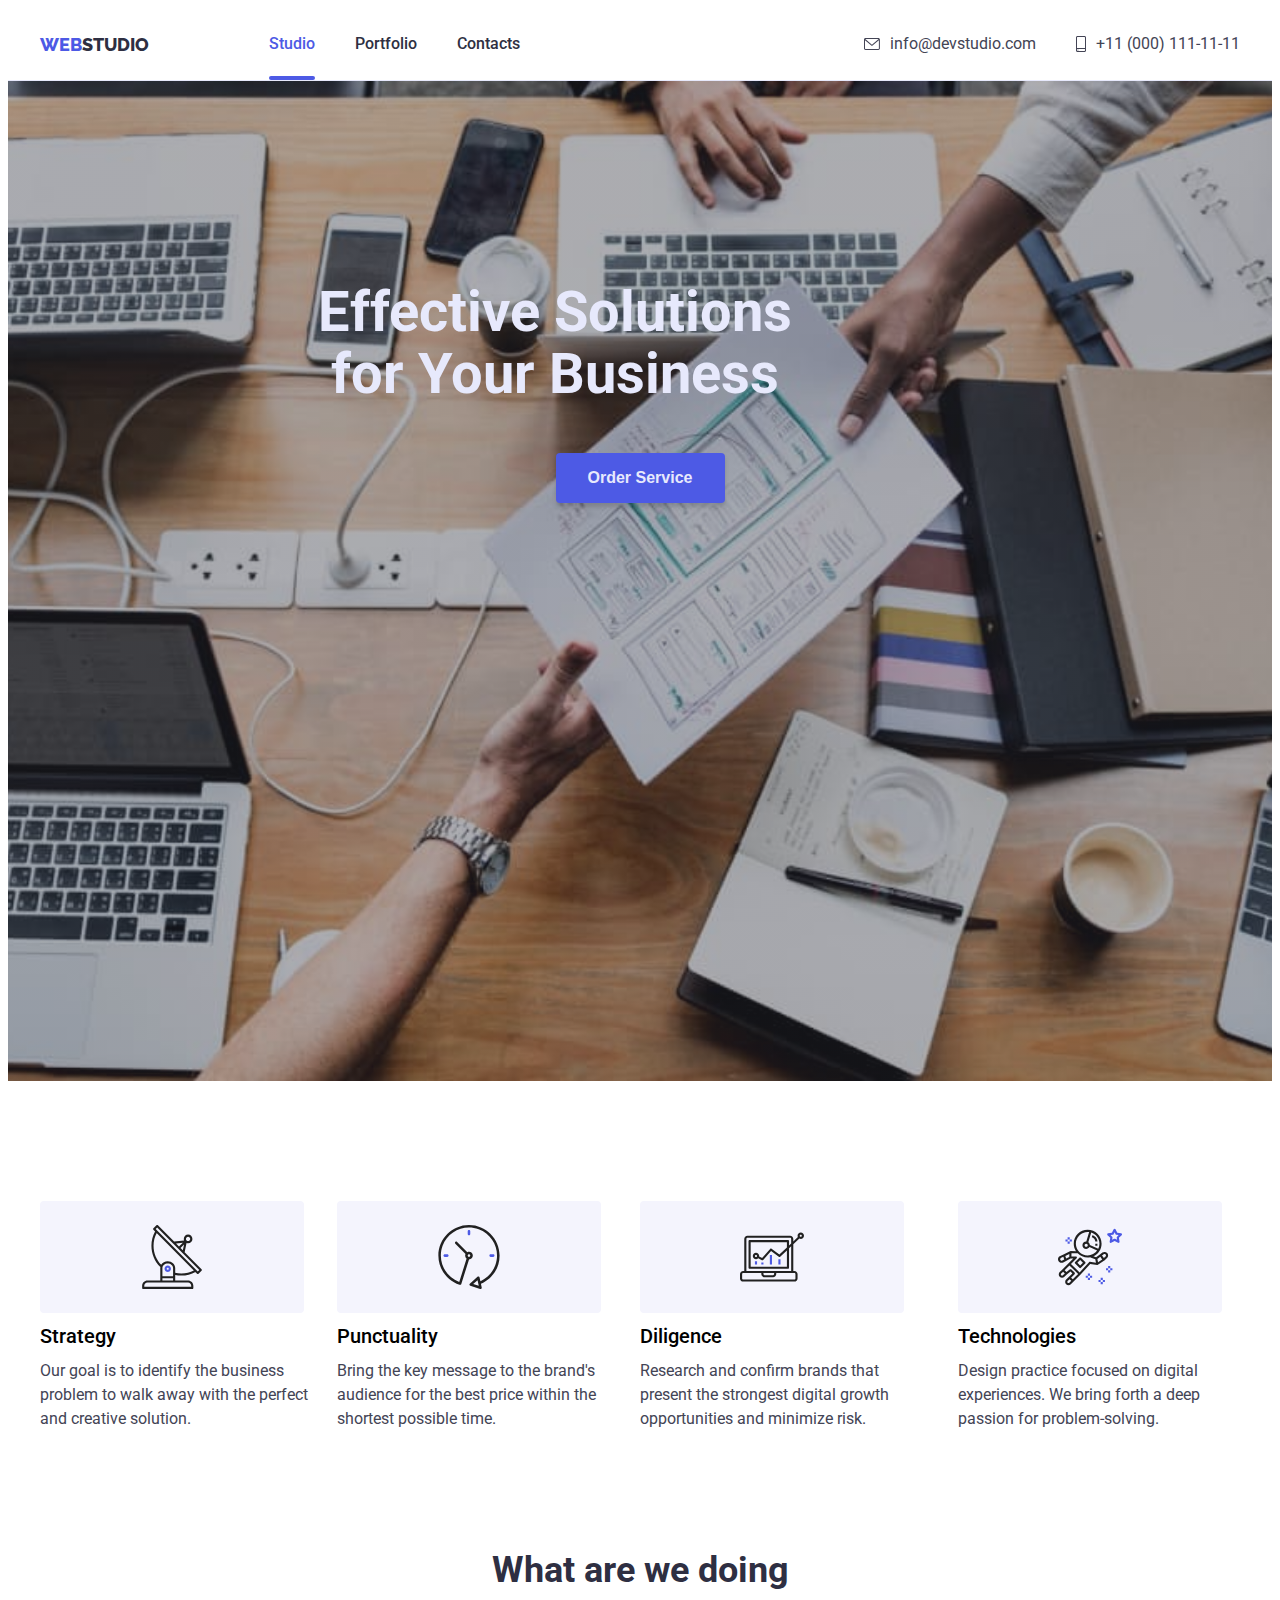
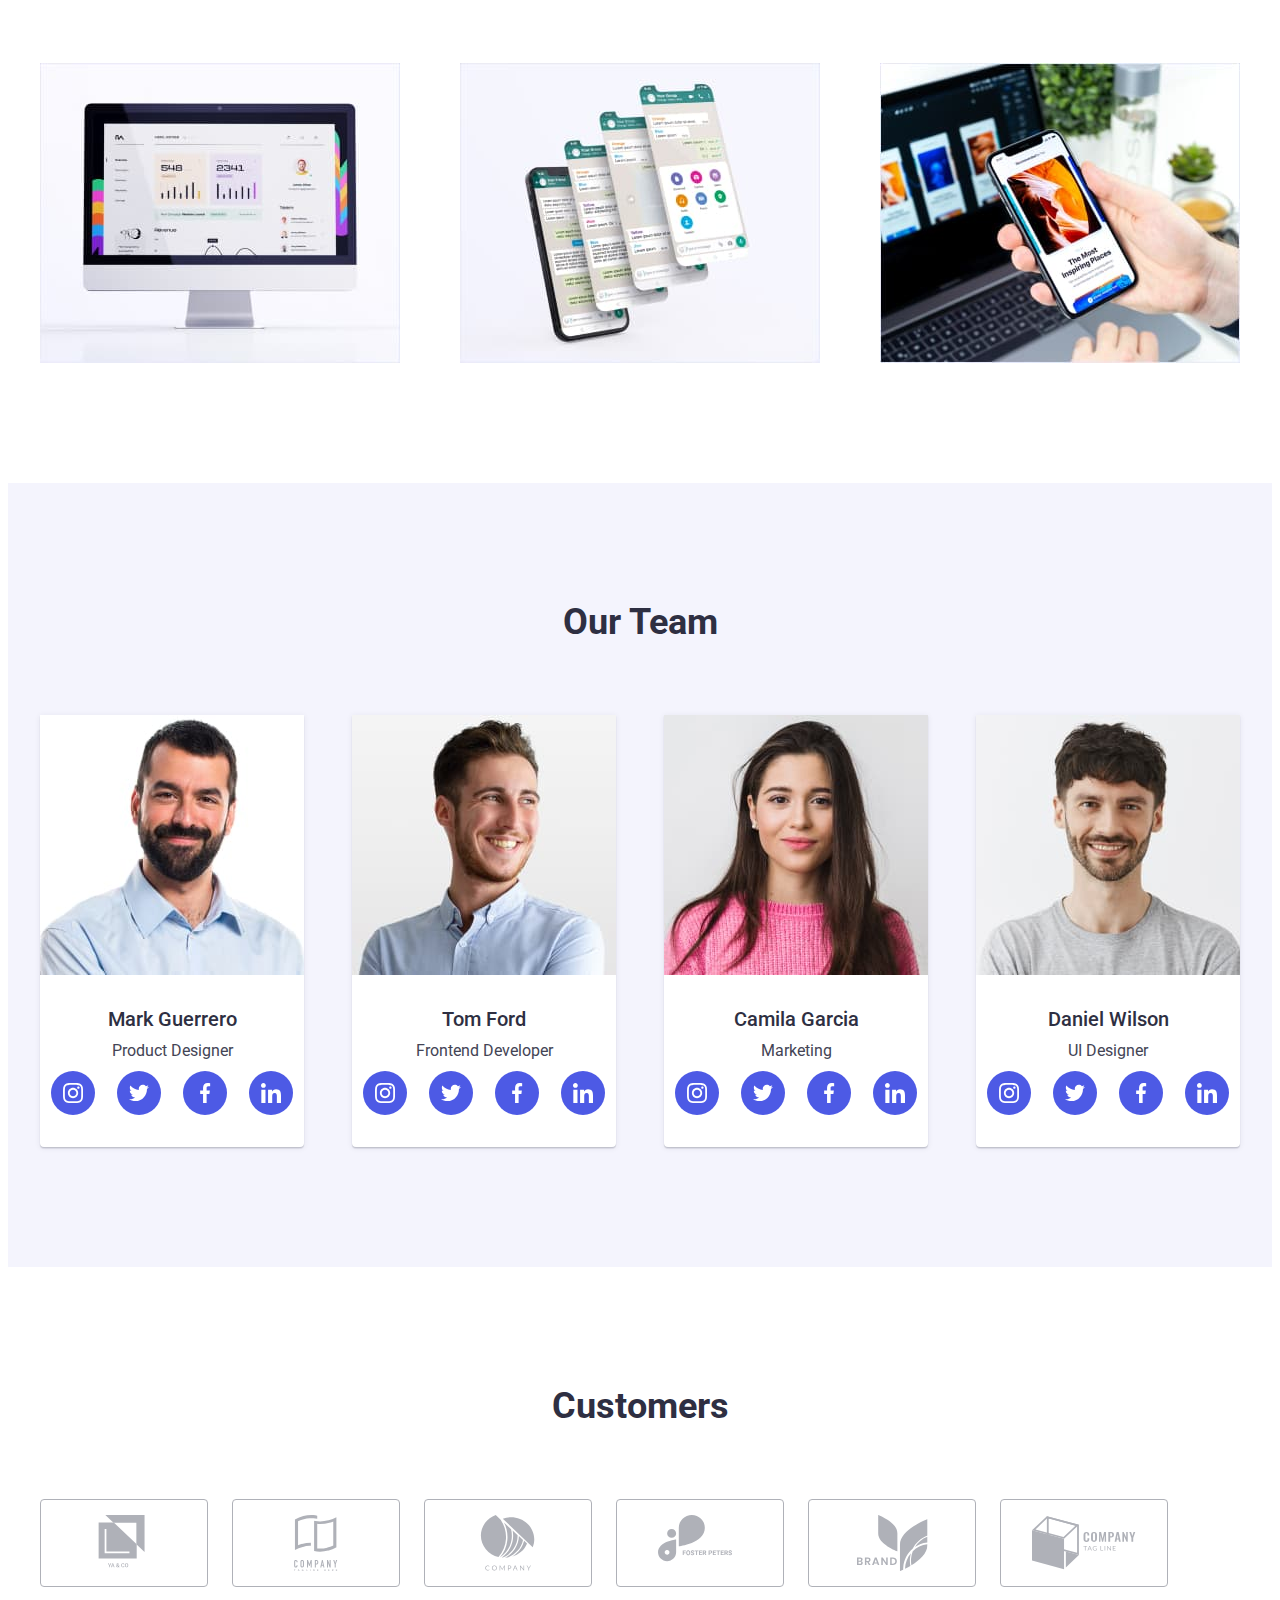
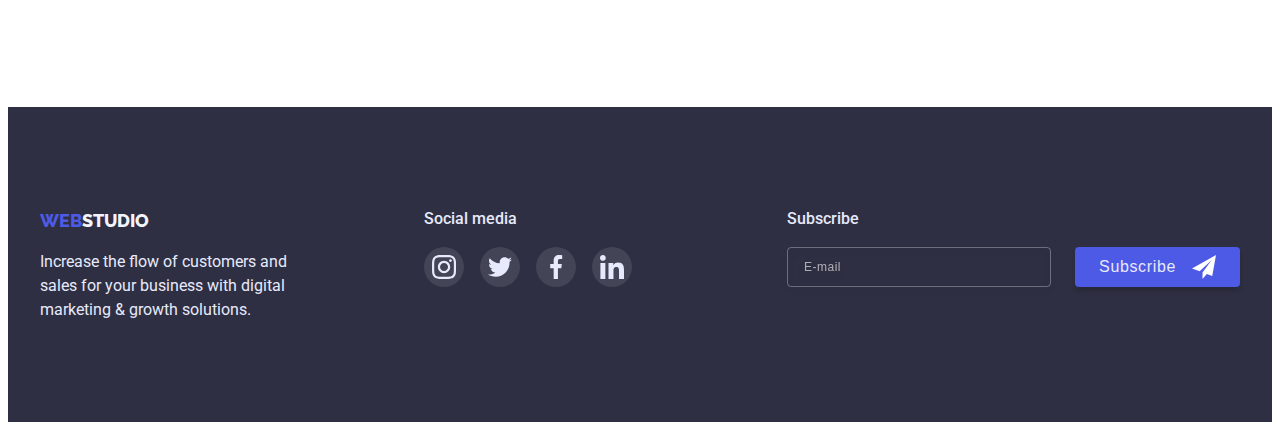
<file: index.html>
<!DOCTYPE html>
<html lang="en">
	<head>
		<meta charset="UTF-8" />
		<meta http-equiv="X-UA-Compatible" content="IE=edge" />
		<meta name="viewport" content="width=device-width, initial-scale=1.0" />
		<title>WebStudio</title>
		<link
			rel="stylesheet"
			href="https://cdnjs.cloudflare.com/ajax/libs/modern-normalize/1.0.0/modern-normalize.css"
			integrity="sha512-Zx6MlUMKSVJoQ+83OwhdILe8cSEsCzfqThJd7J/VA2UrK6Ctj85p+xzqfyuNXE5B1k25uUdmJ2OzItbBy9GHAQ=="
			crossorigin="anonymous"
		/>
		<link rel="preconnect" href="https://fonts.gstatic.com" />
		<link
			href="https://fonts.googleapis.com/css2?family=Raleway:wght@700&family=Roboto:wght@400;500;700;900&display=swap"
			rel="stylesheet"
		/>
		<link rel="stylesheet" href="./css/styles.css" />
	</head>
	<body>
		<header>
			<!--Navbar-->
			<div class="container">
				<nav class="nav-bar">
					<a class="nav-logo-title" href="./index.html"> <span>WEB</span>STUDIO</a>

					<ul class="navigation-links list">
						<li class="site-nav"><a class="current" href="./index.html">Studio</a></li>
						<li class="site-nav"><a class="nav-link" href="./portfolio.html">Portfolio</a></li>
						<li class="site-nav"><a class="nav-link" href="">Contacts</a></li>
					</ul>
				</nav>

				<!--Contacts container-->
				<address>
					<ul class="navigation-contacts list">
						<li class="nav-email">
							<a class="contacts" href="mailto:info@devstudio.com">
								<svg class="icon-envelope">
									<use href="./images/symbol-defs.svg#icon-envelope"></use></svg
								>info@devstudio.com
							</a>
						</li>
						<li class="nav-tel">
							<a class="contacts" href="tel:+110001111111">
								<svg class="icon-smartphone">
									<use href="./images/symbol-defs.svg#icon-smartphone"></use></svg
								>+11 (000) 111-11-11
							</a>
						</li>
					</ul>
				</address>
				<button type="button" class="menu-button" data-menu-button>
					<svg class="menu-button__icon" width="40px" height="40px">
						<use class="icon-menu" href="./images/symbol-defs.svg#icon-menu"></use>
						<use class="icon-cross" href="./images/symbol-defs.svg#icon-close"></use>
					</svg>
				</button>
			</div>
		</header>

		<!--Main container-->
		<main>
			<!--Hero-->
			<section class="hero-section">
				<div class="container">
					<h1 class="hero-title">Effective Solutions for Your Business</h1>
					<button class="button-primary" type="button" data-modal-open>Order Service</button>
				</div>
			</section>

			<!--Features section-->
			<section class="features-section">
				<div class="container">
					<h2 class="features-section-title">Features</h2>
					<ul class="features-list">
						<li>
							<div class="features-icon-link">
								<svg class="features-icon">
									<use href="./images/symbol-defs.svg#icon-antenna"></use>
								</svg>
							</div>
							<h3 class="features">Strategy</h3>
							<p class="features-description">
								Our goal is to identify the business problem to walk away with the perfect and creative solution.
							</p>
						</li>
						<li>
							<div class="features-icon-link">
								<svg class="features-icon">
									<use href="./images/symbol-defs.svg#icon-clock"></use>
								</svg>
							</div>
							<h3 class="features">Punctuality</h3>
							<p class="features-description">
								Bring the key message to the brand's audience for the best price within the shortest possible time.
							</p>
						</li>
						<li>
							<div class="features-icon-link">
								<svg class="features-icon">
									<use href="./images/symbol-defs.svg#icon-diagram"></use>
								</svg>
							</div>
							<h3 class="features">Diligence</h3>
							<p class="features-description">
								Research and confirm brands that present the strongest digital growth opportunities and minimize risk.
							</p>
						</li>
						<li>
							<div class="features-icon-link">
								<svg class="features-icon">
									<use href="./images/symbol-defs.svg#icon-astronaut"></use>
								</svg>
							</div>
							<h3 class="features">Technologies</h3>
							<p class="features-description">
								Design practice focused on digital experiences. We bring forth a deep passion for problem-solving.
							</p>
						</li>
					</ul>
				</div>
			</section>

			<!--What Are We Doing section-->
			<section class="what-we-do-section">
				<div class="container">
					<h2 class="section-title">What are we doing</h2>
					<ul class="images">
						<li>
							<img src="./images/index-html-images/James-profile.jpg" alt="James-profile" width="360" />
						</li>
						<li>
							<img src="./images/index-html-images/whats-up-chat.jpg" alt="what's-up-chat" width="360" />
						</li>
						<li>
							<img src="./images/index-html-images/inspiring-places.jpg" alt="inspiring-places" width="360" />
						</li>
					</ul>
				</div>
			</section>

			<!--Our team section-->
			<section class="our-team-section">
				<div class="container">
					<h2 class="section-title">Our Team</h2>
					<ul class="team">
						<li class="team-person">
							<img src="./images/index-html-images/Mark.jpg" alt="photo of Mark" width="264" />
							<div class="person-desc">
								<h3 class="names">Mark Guerrero</h3>
								<p class="profession">Product Designer</p>
								<ul class="social-links">
									<li class="instagram">
										<a class="icon-link" href="#">
											<svg class="social-icon">
												<use href="./images/symbol-defs.svg#icon-instagram"></use>
											</svg>
										</a>
									</li>
									<li class="instagram">
										<a class="icon-link" href="#">
											<svg class="social-icon">
												<use href="./images/symbol-defs.svg#icon-twitter"></use>
											</svg>
										</a>
									</li>
									<li class="instagram">
										<a class="icon-link" href="#">
											<svg class="social-icon">
												<use href="./images/symbol-defs.svg#icon-facebook"></use>
											</svg>
										</a>
									</li>
									<li class="instagram">
										<a class="icon-link" href="#">
											<svg class="social-icon">
												<use href="./images/symbol-defs.svg#icon-linkedin"></use>
											</svg>
										</a>
									</li>
								</ul>
							</div>
						</li>
						<li class="team-person">
							<img src="./images/index-html-images/Tom.jpg" alt="photo of Tom" width="264" />
							<div class="person-desc">
								<h3 class="names">Tom Ford</h3>
								<p class="profession">Frontend Developer</p>
								<ul class="social-links">
									<li class="instagram">
										<a class="icon-link" href="#">
											<svg class="social-icon">
												<use href="./images/symbol-defs.svg#icon-instagram"></use>
											</svg>
										</a>
									</li>
									<li class="instagram">
										<a class="icon-link" href="#">
											<svg class="social-icon">
												<use href="./images/symbol-defs.svg#icon-twitter"></use>
											</svg>
										</a>
									</li>
									<li class="instagram">
										<a class="icon-link" href="#">
											<svg class="social-icon">
												<use href="./images/symbol-defs.svg#icon-facebook"></use>
											</svg>
										</a>
									</li>
									<li class="instagram">
										<a class="icon-link" href="#">
											<svg class="social-icon">
												<use href="./images/symbol-defs.svg#icon-linkedin"></use>
											</svg>
										</a>
									</li>
								</ul>
							</div>
						</li>
						<li class="team-person">
							<img src="./images/index-html-images/Camila.jpg" alt="photo of Camila" width="264" />
							<div class="person-desc">
								<h3 class="names">Camila Garcia</h3>
								<p class="profession">Marketing</p>
								<ul class="social-links">
									<li class="instagram">
										<a class="icon-link" href="#">
											<svg class="social-icon">
												<use href="./images/symbol-defs.svg#icon-instagram"></use>
											</svg>
										</a>
									</li>
									<li class="instagram">
										<a class="icon-link" href="#">
											<svg class="social-icon">
												<use href="./images/symbol-defs.svg#icon-twitter"></use>
											</svg>
										</a>
									</li>
									<li class="instagram">
										<a class="icon-link" href="#">
											<svg class="social-icon">
												<use href="./images/symbol-defs.svg#icon-facebook"></use>
											</svg>
										</a>
									</li>
									<li class="instagram">
										<a class="icon-link" href="#">
											<svg class="social-icon">
												<use href="./images/symbol-defs.svg#icon-linkedin"></use>
											</svg>
										</a>
									</li>
								</ul>
							</div>
						</li>
						<li class="team-person">
							<img src="./images/index-html-images/Daniel.jpg" alt="photo of Daniel" width="264" />
							<div class="person-desc">
								<h3 class="names">Daniel Wilson</h3>
								<p class="profession">UI Designer</p>
								<ul class="social-links">
									<li class="instagram">
										<a class="icon-link" href="#">
											<svg class="social-icon">
												<use href="./images/symbol-defs.svg#icon-instagram"></use>
											</svg>
										</a>
									</li>
									<li class="instagram">
										<a class="icon-link" href="#">
											<svg class="social-icon">
												<use href="./images/symbol-defs.svg#icon-twitter"></use>
											</svg>
										</a>
									</li>
									<li class="instagram">
										<a class="icon-link" href="#">
											<svg class="social-icon">
												<use href="./images/symbol-defs.svg#icon-facebook"></use>
											</svg>
										</a>
									</li>
									<li class="instagram">
										<a class="icon-link" href="#">
											<svg class="social-icon">
												<use href="./images/symbol-defs.svg#icon-linkedin"></use>
											</svg>
										</a>
									</li>
								</ul>
							</div>
						</li>
					</ul>
				</div>
			</section>

			<!--Customers-->
			<section class="customers-section">
				<div class="container">
					<h2 class="section-title">Customers</h2>
					<ul class="logo-list">
						<li class="logo">
							<a class="logo-link" href="#">
								<svg class="logo-icon">
									<use href="./images/symbol-defs.svg#icon-logo"></use>
								</svg>
							</a>
						</li>
						<li class="logo">
							<a class="logo-link" href="#">
								<svg class="logo-icon">
									<use href="./images/symbol-defs.svg#icon-logo-2"></use>
								</svg>
							</a>
						</li>
						<li class="logo">
							<a class="logo-link" href="#">
								<svg class="logo-icon">
									<use href="./images/symbol-defs.svg#icon-logo-3"></use>
								</svg>
							</a>
						</li>
						<li class="logo">
							<a class="logo-link" href="#">
								<svg class="logo-icon">
									<use href="./images/symbol-defs.svg#icon-logo-4"></use>
								</svg>
							</a>
						</li>
						<li class="logo">
							<a class="logo-link" href="#">
								<svg class="logo-icon">
									<use href="./images/symbol-defs.svg#icon-logo-5"></use>
								</svg>
							</a>
						</li>
						<li class="logo">
							<a class="logo-link" href="#">
								<svg class="logo-icon">
									<use href="./images/symbol-defs.svg#icon-logo-6"></use>
								</svg>
							</a>
						</li>
					</ul>
				</div>
			</section>
		</main>

		<!--Footer container-->
		<footer class="footer-section">
			<div class="footer-container container">
				<div class="footer-logo-container">
					<a class="footer-logo-title" href="./index.html"><span>WEB</span><span class="studio-footer">STUDIO</span></a>
					<p class="footer-text">
						Increase the flow of customers and sales for your business with digital marketing & growth solutions.
					</p>
				</div>
				<div class="social-media-container">
					<p class="social-media">Social media</p>
					<ul class="footer-social-links">
						<li class="footer-social-item">
							<a class="footer-icon-link" href="#">
								<svg class="footer-social-icon">
									<use href="./images/symbol-defs.svg#icon-instagram"></use>
								</svg>
							</a>
						</li>
						<li class="footer-social-item">
							<a class="footer-icon-link" href="#">
								<svg class="footer-social-icon">
									<use href="./images/symbol-defs.svg#icon-twitter"></use>
								</svg>
							</a>
						</li>
						<li class="footer-social-item">
							<a class="footer-icon-link" href="#">
								<svg class="footer-social-icon">
									<use href="./images/symbol-defs.svg#icon-facebook"></use>
								</svg>
							</a>
						</li>
						<li class="footer-social-item">
							<a class="footer-icon-link" href="#">
								<svg class="footer-social-icon">
									<use href="./images/symbol-defs.svg#icon-linkedin"></use>
								</svg>
							</a>
						</li>
					</ul>
				</div>
				<div class="subscribe-container">
					<p class="subscribe">Subscribe</p>
					<div class="subscribe-input">
						<label for="footer-mail">
							<input class="footer-input" type="email" name="mail" id="footer-mail" placeholder="E-mail" />
						</label>
						<button type="submit" class="subscribe-btn"
							>Subscribe
							<svg class="icon-send" width="24" height="24">
								<use href="./images/symbol-defs.svg#icon-send"></use>
							</svg>
						</button>
					</div>
				</div>
			</div>
		</footer>

		<div class="backdrop is-hidden" data-modal>
			<div class="modal">
				<button class="modal-button" data-modal-close>&#10006;</button>
				<div class="modal-form-container">
					<h2 class="modal-title">Leave your contacts and we will call you back</h2>
					<form class="form-field">
						<div class="info-input">
							<label for="name">Name</label>
							<input type="text" name="name" id="name" />
							<svg class="modal-icon" width="18" height="18">
								<use href="./images/symbol-defs.svg#icon-person"></use>
							</svg>
						</div>
						<div class="info-input">
							<label for="tel">Phone</label>
							<input type="tel" name="tel" id="tel" />
							<svg class="modal-icon" width="18" height="18">
								<use href="./images/symbol-defs.svg#icon-phone"></use>
							</svg>
						</div>
						<div class="info-input">
							<label for="mail">E-mail</label>
							<input type="email" name="mail" id="mail" />
							<svg class="modal-icon" width="18" height="18">
								<use href="./images/symbol-defs.svg#icon-email"></use>
							</svg>
						</div>
						<div class="info-input">
							<label for="comment">Comment</label>
							<textarea name="comment" id="comment" cols="30" rows="10" placeholder="Text input"></textarea>
						</div>
					</form>
					<div class="policy">
						<label for="policy" class="modal-policy-text">
							<input class="modal-checkbox visually-hidden" type="checkbox" name="policy" id="policy" />
							<span class="icon"> I agree to be your slave forever <a class="terms" href="#">Privacy Policy</a></span>
						</label>
					</div>

					<button type="submit" class="modal-submit">Send</button>
				</div>
			</div>
		</div>

		<script src="./js/modal.js"></script>
	</body>
</html>
</file>
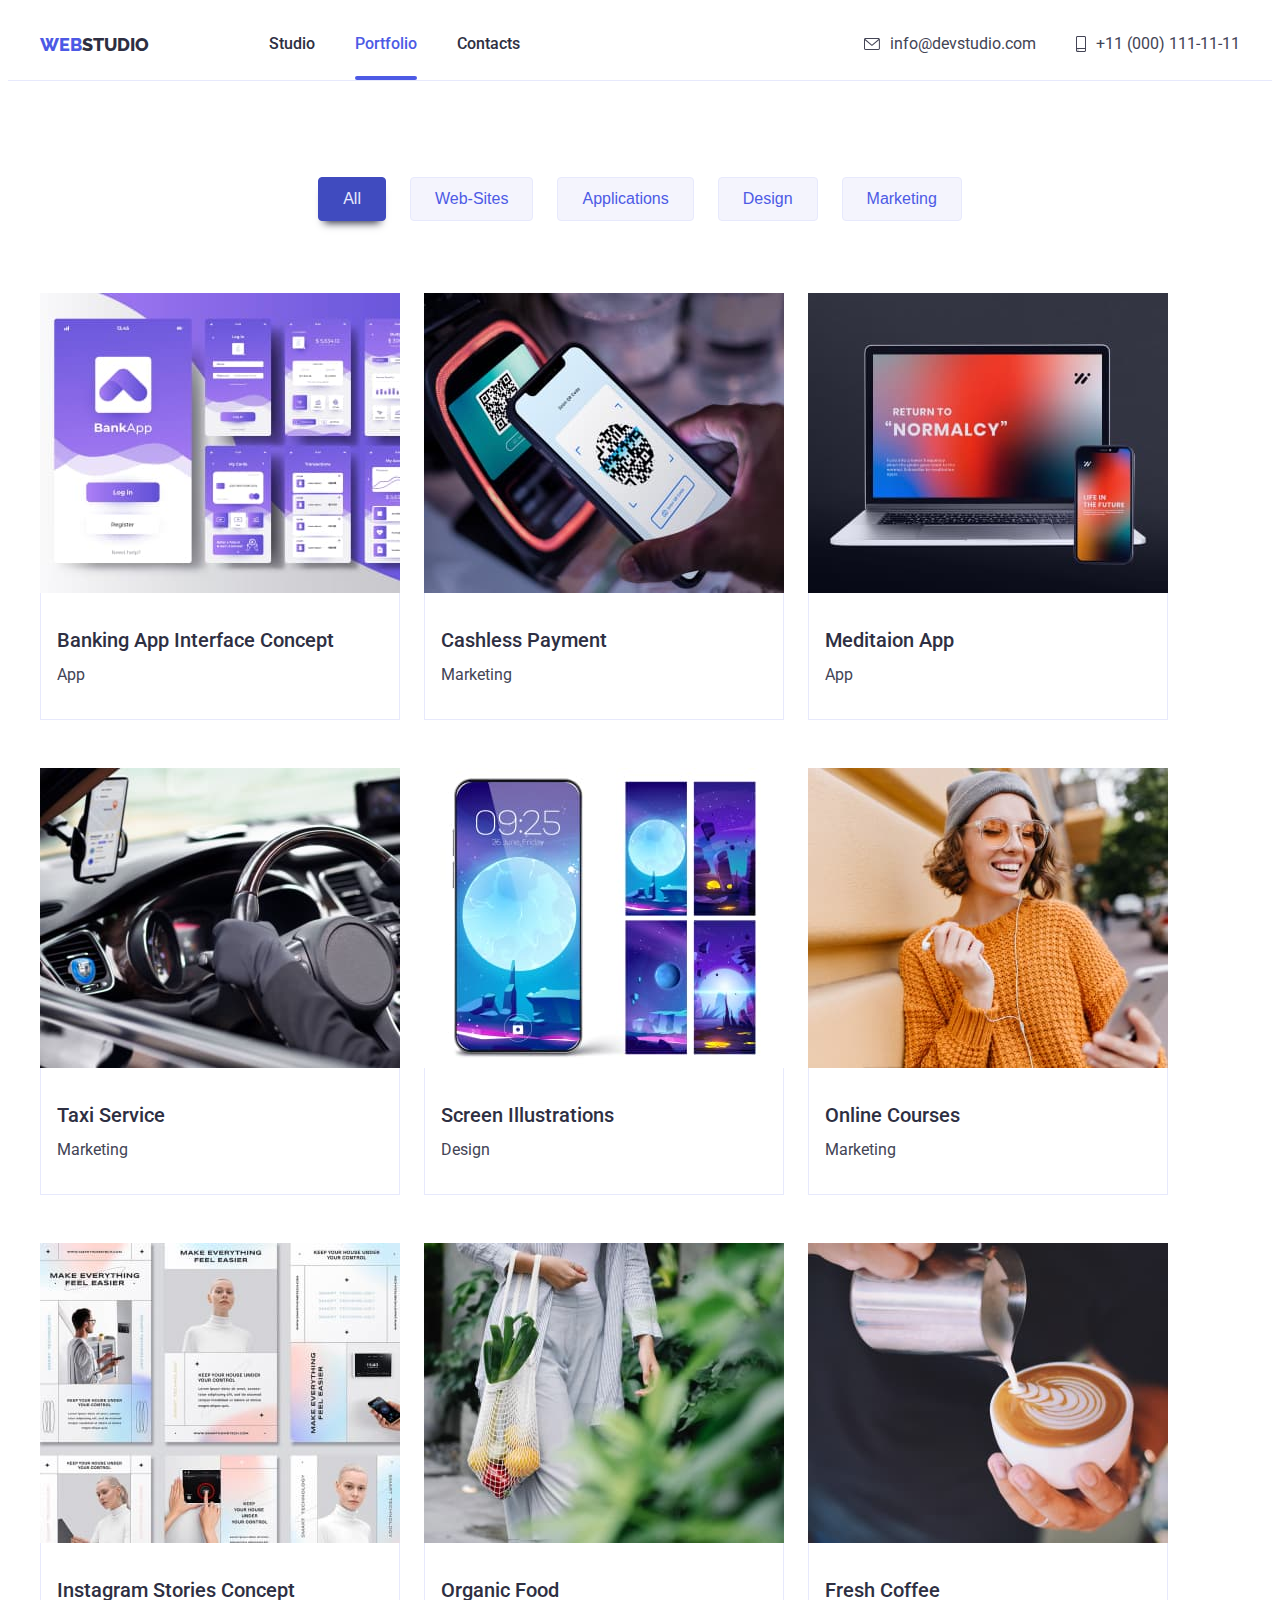
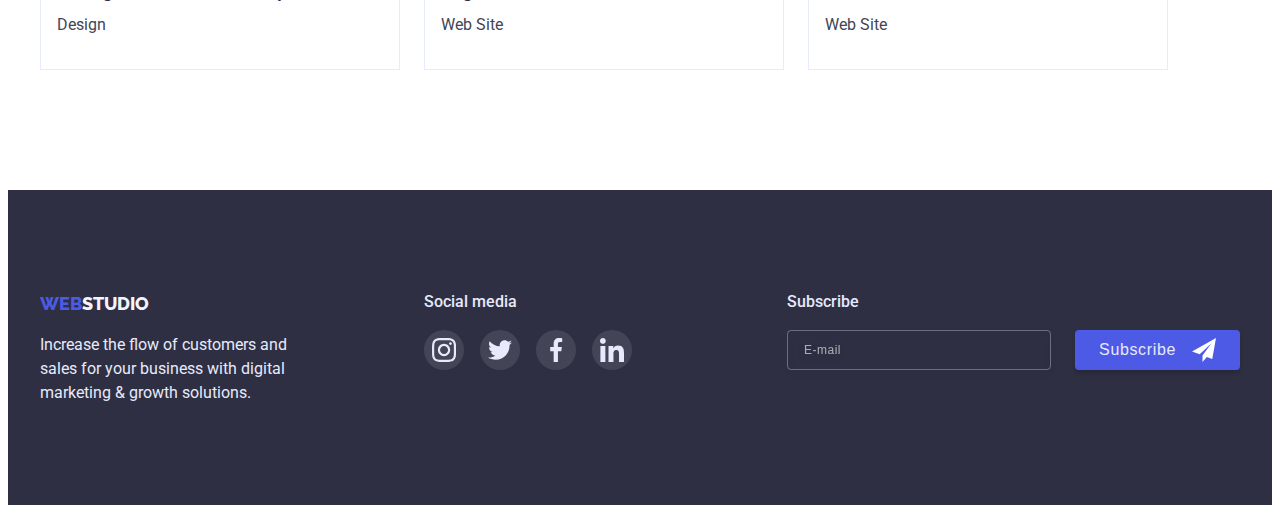
<file: portfolio.html>
<!DOCTYPE html>
<html lang="en">
	<head>
		<meta charset="UTF-8" />
		<meta name="viewport" content="width=device-width, initial-scale=1.0" />
		<title>Portfolio</title>
		<link
			rel="stylesheet"
			href="https://cdnjs.cloudflare.com/ajax/libs/modern-normalize/1.0.0/modern-normalize.css"
			integrity="sha512-Zx6MlUMKSVJoQ+83OwhdILe8cSEsCzfqThJd7J/VA2UrK6Ctj85p+xzqfyuNXE5B1k25uUdmJ2OzItbBy9GHAQ=="
			crossorigin="anonymous"
		/>
		<link rel="preconnect" href="https://fonts.gstatic.com" />
		<link
			href="https://fonts.googleapis.com/css2?family=Raleway:wght@800&family=Roboto:wght@400;500;700;900&display=swap"
			rel="stylesheet"
		/>
		<link rel="stylesheet" href="./css/styles.css" />
	</head>

	<body>
		<!--Navbar-->
		<header>
			<!--Navbar-->
			<div class="container">
				<nav class="nav-bar">
					<a class="nav-logo-title" href="./index.html"> <span>WEB</span>STUDIO</a>

					<ul class="navigation-links list">
						<li class="site-nav"><a class="nav-link" href="./index.html">Studio</a></li>
						<li class="site-nav"><a class="current" href="./portfolio.html">Portfolio</a></li>
						<li class="site-nav"><a class="nav-link" href="">Contacts</a></li>
					</ul>
				</nav>

				<!--Contacts container-->
				<address>
					<ul class="navigation-contacts list">
						<li class="nav-email">
							<a class="contacts" href="mailto:info@devstudio.com">
								<svg class="icon-envelope">
									<use href="./images/symbol-defs.svg#icon-envelope"></use></svg
								>info@devstudio.com
							</a>
						</li>
						<li class="nav-tel">
							<a class="contacts" href="tel:+110001111111">
								<svg class="icon-smartphone">
									<use href="./images/symbol-defs.svg#icon-smartphone"></use></svg
								>+11 (000) 111-11-11
							</a>
						</li>
					</ul>
				</address>
			</div>
		</header>

		<!--Main portfolio container-->
		<main>
			<!---Buttons section--->
			<section class="portfolio-section">
				<div class="container">
					<h1 class="portfolio-title">Portfolio Projects</h1>
					<ul class="buttons-section">
						<li>
							<button type="button" class="current-button">All</button>
						</li>
						<li>
							<button type="button" class="buttons">Web-Sites</button>
						</li>
						<li>
							<button type="button" class="buttons">Applications</button>
						</li>
						<li>
							<button type="button" class="buttons">Design</button>
						</li>
						<li>
							<button type="button" class="buttons">Marketing</button>
						</li>
					</ul>

					<!--Our projects section-->

					<ul class="projects">
						<li class="project-item">
							<a class="project-content" href="#">
								<div class="drop-down-container">
									<img src="./images/portfolio-images/banking-app.jpg" alt="banking app concept image" width="360" />
									<div class="project-overlay">
										<p class="tech-description">
											Lorem ipsum dolor sit, amet consectetur adipisicing elit. Voluptate, deserunt inventore!
										</p>
									</div>
								</div>
								<div class="description">
									<h2 class="project-title">Banking App Interface Concept</h2>
									<p class="project-technology">App</p>
								</div>
							</a>
						</li>
						<li class="project-item">
							<a class="project-content" href="#">
								<div class="drop-down-container">
									<img src="./images/portfolio-images/cashless.jpg" alt="cashless payment app image" width="360" />
									<div class="project-overlay">
										<p class="tech-description">
											14 Stylish and User-Friendly App Design Concepts · Task Manager App · Calorie Tracker App · Exotic
											Fruit Ecommerce App · Cloud Storage App
										</p>
									</div>
								</div>
								<div class="description">
									<h2 class="project-title">Cashless Payment</h2>
									<p class="project-technology">Marketing</p>
								</div>
							</a>
						</li>
						<li class="project-item">
							<a class="project-content" href="#">
								<div class="drop-down-container">
									<img src="./images/portfolio-images/meditation.jpg" alt="meditation app image" width="360" />
									<div class="project-overlay">
										<p class="tech-description">
											Lorem ipsum dolor sit, amet consectetur adipisicing elit. Voluptate, deserunt inventore!
										</p>
									</div>
								</div>
								<div class="description">
									<h2 class="project-title">Meditaion App</h2>
									<p class="project-technology">App</p>
								</div>
							</a>
						</li>
						<li class="project-item">
							<a class="project-content" href="#">
								<div class="drop-down-container">
									<img src="./images/portfolio-images/taxi.jpg" alt="taxi service app image" width="360" />
									<div class="project-overlay">
										<p class="tech-description">
											Lorem ipsum dolor sit, amet consectetur adipisicing elit. Voluptate, deserunt inventore!
										</p>
									</div>
								</div>
								<div class="description">
									<h2 class="project-title">Taxi Service</h2>
									<p class="project-technology">Marketing</p>
								</div>
							</a>
						</li>
						<li class="project-item">
							<a class="project-content" href="#">
								<div class="drop-down-container">
									<img src="./images/portfolio-images/screen.jpg" alt="mobile background theme image" width="360" />
									<div class="project-overlay">
										<p class="tech-description">
											Lorem ipsum dolor sit, amet consectetur adipisicing elit. Voluptate, deserunt inventore!
										</p>
									</div>
								</div>
								<div class="description">
									<h2 class="project-title">Screen Illustrations</h2>
									<p class="project-technology">Design</p>
								</div>
							</a>
						</li>
						<li class="project-item">
							<a class="project-content" href="#">
								<div class="drop-down-container">
									<img src="./images/portfolio-images/courses.jpg" alt="online courses image" width="360" />
									<div class="project-overlay">
										<p class="tech-description">
											Lorem ipsum dolor sit, amet consectetur adipisicing elit. Voluptate, deserunt inventore!
										</p>
									</div>
								</div>
								<div class="description">
									<h2 class="project-title">Online Courses</h2>
									<p class="project-technology">Marketing</p>
								</div>
							</a>
						</li>
						<li class="project-item">
							<a class="project-content" href="#">
								<div class="drop-down-container">
									<img
										src="./images/portfolio-images/instagram.jpg"
										alt="instagram stories concept image"
										width="360"
									/>
									<div class="project-overlay">
										<p class="tech-description">
											Lorem ipsum dolor sit, amet consectetur adipisicing elit. Voluptate, deserunt inventore!
										</p>
									</div>
								</div>
								<div class="description">
									<h2 class="project-title">Instagram Stories Concept</h2>
									<p class="project-technology">Design</p>
								</div>
							</a>
						</li>
						<li class="project-item">
							<a class="project-content" href="#">
								<div class="drop-down-container">
									<img src="./images/portfolio-images/organic.jpg" alt="organic food basket image" width="360" />
									<div class="project-overlay">
										<p class="tech-description">
											Lorem ipsum dolor sit, amet consectetur adipisicing elit. Voluptate, deserunt inventore!
										</p>
									</div>
								</div>
								<div class="description">
									<h2 class="project-title">Organic Food</h2>
									<p class="project-technology">Web Site</p>
								</div>
							</a>
						</li>
						<li class="project-item">
							<a class="project-content" href="#">
								<div class="drop-down-container">
									<img src="./images/portfolio-images/coffie.jpg" alt="fresh coffie image" width="360" />
									<div class="project-overlay">
										<p class="tech-description">
											Lorem ipsum dolor sit, amet consectetur adipisicing elit. Voluptate, deserunt inventore!
										</p>
									</div>
								</div>
								<div class="description">
									<h2 class="project-title">Fresh Coffee</h2>
									<p class="project-technology">Web Site</p>
								</div>
							</a>
						</li>
					</ul>
				</div>
			</section>
		</main>

		<!--Footer container-->
		<footer class="footer-section">
			<div class="footer-container container">
				<div class="footer-logo-container">
					<a class="footer-logo-title" href="./index.html"><span>WEB</span><span class="studio-footer">STUDIO</span></a>
					<p class="footer-text">
						Increase the flow of customers and sales for your business with digital marketing & growth solutions.
					</p>
				</div>
				<div class="second-column">
					<p class="social-media">Social media</p>
					<ul class="footer-social-links list">
						<li class="footer-social-item">
							<a class="footer-icon-link" href="#">
								<svg class="footer-social-icon">
									<use href="./images/symbol-defs.svg#icon-instagram"></use>
								</svg>
							</a>
						</li>
						<li class="footer-social-item">
							<a class="footer-icon-link" href="#">
								<svg class="footer-social-icon">
									<use href="./images/symbol-defs.svg#icon-twitter"></use>
								</svg>
							</a>
						</li>
						<li class="footer-social-item">
							<a class="footer-icon-link" href="#">
								<svg class="footer-social-icon">
									<use href="./images/symbol-defs.svg#icon-facebook"></use>
								</svg>
							</a>
						</li>
						<li class="footer-social-item">
							<a class="footer-icon-link" href="#">
								<svg class="footer-social-icon">
									<use href="./images/symbol-defs.svg#icon-linkedin"></use>
								</svg>
							</a>
						</li>
					</ul>
				</div>
				<div class="subscribe-container">
					<p class="subscribe">Subscribe</p>
					<div class="subscribe-input">
						<label for="footer-mail">
							<input class="footer-input" type="email" name="mail" id="footer-mail" placeholder="E-mail" />
						</label>
						<button type="submit" class="subscribe-btn"
							>Subscribe
							<svg class="icon-send" width="24" height="24">
								<use href="./images/symbol-defs.svg#icon-send"></use>
							</svg>
						</button>
					</div>
				</div>
			</div>
		</footer>

		<script src="./js/buttons.js" type="module"></script>
	</body>
</html>
</file>
<file: css/styles.css>
:root {
	--main-background-color: #ffffff;
	--sec-background-color: #f4f4fd;
	--dark-background-color: #2e2f42;

	--accent-color: #4d5ae5;
	--accent-color-2: #404bbf;

	--text-color: #2e2f42;
	--sec-text-color: #434455;
	--light-text-color: #e7e9fc;
}

body {
	font-size: 16px;
	line-height: 1.5;
	font-family: Roboto, sans-serif;
}

address {
	font-style: normal;
}

button {
	cursor: pointer;
}

/*header-container*/
header {
	background-color: var(--main-background-color);
	border-bottom: 1px solid var(--light-text-color);
}

ul,
a,
.current {
	list-style: none;
	text-decoration: none;
}

ul {
	display: flex;
	padding: 0;
	margin: 0;
}

img {
	display: block;
	max-width: 100%;
	height: auto;
}

h1 {
	margin: 0;
	padding: 0;
}

.container {
	max-width: 480px;
	padding-left: 15px;
	padding-right: 15px;
	margin-left: auto;
	margin-right: auto;
}

@media (min-width: 768px) {
	.container {
		max-width: 768px;
	}
}

@media (min-width: 1200px) {
	.container {
		max-width: 1200px;
	}
}

.current {
	color: var(--accent-color);
}

/*navigation-container*/

header > div {
	display: flex;
	align-items: center;
	justify-content: space-between;
}

.nav-bar {
	display: flex;
	align-items: center;
}

.navigation-links li:not(:last-child) {
	margin-right: 40px;
}

@media (min-width: 1200px) {
	.nav-tel {
		margin-left: 40px;
	}
}

.icon-envelope {
	width: 16px;
	height: 12px;
	margin-right: 10px;
}
.icon-smartphone {
	width: 10px;
	height: 16px;
	margin-right: 10px;
}

.nav-logo-title,
.footer-logo-title {
	font-family: Raleway, sans-serif;
	text-decoration: none;
	font-weight: 800;
	font-size: 18px;
}

.nav-logo-title > span {
	color: var(--accent-color);
}

.nav-logo-title {
	color: var(--text-color);
	margin-right: 76px;
}

@media (max-width: 767px) {
	.nav-logo-title {
		padding: 24px 0;
	}
}

@media (min-width: 1200px) {
	.nav-logo-title {
		margin-right: 120px;
	}
}

.footer-logo-title {
	color: var(--accent-color);
}

.navigation-links,
.nav-link {
	font-weight: 500;
	font-size: 16px;
	text-decoration: none;
	color: var(--text-color);
	transition: color 250ms;
}

@media (max-width: 767px) {
	.navigation-links {
		display: none;
	}
}

@media (min-width: 768px) {
	.navigation-links {
		display: flex;
		align-items: center;
	}
}

.navigation-contacts {
	display: none;
}

@media (min-width: 768px) {
	.navigation-contacts {
		display: block;
	}
}

@media (min-width: 1200px) {
	.navigation-contacts {
		display: flex;
		align-items: center;
	}
}

.contacts {
	display: flex;
	align-items: center;

	color: var(--sec-text-color);
	fill: currentColor;

	transition-property: color;
	transition-duration: 250ms;
	transition-timing-function: cubic-bezier(0.4, 0, 0.2, 1);
}

.site-nav {
	position: relative;
	padding: 24px 0;
}

.contacts:hover,
.contacts:focus,
.nav-link:hover,
.nav-link:focus {
	color: var(--accent-color-2);
	transition: color 0.25s;
	cursor: pointer;
}

.current::before {
	content: "";
	position: absolute;
	display: inline-block;
	bottom: 0;
	left: 0;

	width: 100%;
	height: 4px;
	border-radius: 2px;
	background-color: var(--accent-color);
}

.nav-link::before {
	content: "";
	position: absolute;
	display: inline-block;
	bottom: 0;
	left: 0;

	width: 100%;
	height: 4px;
	border-radius: 2px;
	background-color: var(--accent-color);

	transition-property: fill, background-color;
	transition: 250ms;
	transition-timing-function: cubic-bezier(0.4, 0, 0.2, 1);
	transform: scale(0);
}

.nav-link:hover::before,
.nav-link:focus::before {
	transform: scale(1);
}

.menu-button {
	padding: 0;
	top: 10px;
	right: 15px;
	position: absolute;
	background-color: transparent;
	border: none;
	cursor: pointer;
	transition-property: color;
	transition-duration: 250ms;
	transition-timing-function: cubic-bezier(0.4, 0, 0.2, 1);
}

.menu-button.is-open {
	position: fixed;
	z-index: 2;
}

.menu-button:hover,
.menu-button:focus {
	color: var(--accent-color);
}

.menu-button__icon {
	fill: currentColor;
}

@media (min-width: 768px) {
	.menu-button {
		display: none;
	}
}

.icon-menu {
	display: block;
}

.icon-cross {
	display: none;
	position: fixed;
}

.menu-button.is-open .icon-cross {
	display: block;
}

.menu-button.is-open .icon-menu {
	display: none;
}

/* hero container */
.hero-section > div {
	padding: 0 300px;
}

.hero-section {
	height: 600px;
	max-width: 1440px;
	padding-top: 200px;
	padding-bottom: 200px;
	text-align: center;
	margin: 0 auto;

	background-image: url(../images/index-html-images/hero-tablet.jpg);
	background-repeat: no-repeat;
	background-size: cover;
	background-position: center;
	background-image: linear-gradient(to right, rgba(47, 48, 58, 0.7), rgba(47, 48, 58, 0.7)),
		url(../images/index-html-images/hero-tablet.jpg);

	background-color: var(--dark-background-color);
}

@media (min-device-pixel-ratio: 2), (min-resolution: 192dpi), (min-resolution: 2dppx) {
	.hero-section {
		background-image: linear-gradient(to right, rgba(47, 48, 58, 0.4), rgba(47, 48, 58, 0.4)),
			url(../images/index-html-images/hero-tablet@2x.jpg);
	}
}

@media (min-width: 1200px) {
	.hero-section {
		min-height: 600px;
		padding: 200px 0;
		background-image: linear-gradient(to right, rgba(47, 48, 58, 0.4), rgba(47, 48, 58, 0.4)),
			url(../images/index-html-images/hero-background.jpg);
	}
}

@media (min-width: 1200px) and (min-device-pixel-ratio: 2),
	(min-width: 1200px) and (min-resolution: 192dpi),
	(min-width: 1200px) and (min-resolution: 2dppx) {
	.hero-section {
		background-image: linear-gradient(to right, rgba(47, 48, 58, 0.4), rgba(47, 48, 58, 0.4)),
			url(../images/index-html-images/hero-background@2x.jpg);
	}
}

.hero-title {
	max-width: 494px;
	margin-bottom: 48px;
	font-weight: 700;
	font-size: 36px;
	line-height: 1.07;
	text-align: center;

	color: var(--light-text-color);
}

@media (min-width: 1200px) {
	.hero-title {
		font-size: 56px;
		line-height: 1.11;
	}
}

.button-primary {
	display: inline-block;
	min-width: 169px;
	padding: 16px 32px;
	font-weight: 700;
	font-size: 16px;
	text-decoration: none;

	color: var(--light-text-color);
	background: var(--accent-color);
	box-shadow: 0px 4px 4px rgba(0, 0, 0, 0.15);
	border-radius: 4px;
	border: none;

	transition-property: background;
	transition-duration: 250ms;
	transition-timing-function: cubic-bezier(0.4, 0, 0.2, 1);
}

.button-primary:hover,
.button-primary:focus {
	background: var(--accent-color-2);
}

/* features section */

.features-section,
.our-team-section,
.customers-section {
	padding-top: 120px;
	padding-bottom: 120px;
}

/* vissualy-hidden */
.features-section-title,
.portfolio-title {
	position: absolute;
	width: 1px;
	height: 1px;
	margin: -1px;
	border: 0;
	padding: 0;

	white-space: nowrap;
	clip-path: inset(100%);
	clip: rect(0 0 0 0);
	overflow: hidden;
}

.features-list li:not(:last-child) {
	margin-right: 24px;
}

.features {
	margin-top: 0;
	margin-bottom: 8px;
	font-weight: 500;
	font-size: 20px;
}

.features-description {
	margin-top: 0;
	margin-bottom: 0;
	color: var(--sec-text-color);
}

.features-icon {
	width: 64px;
	height: 64px;
}

.features-icon-link {
	display: flex;
	align-items: center;
	justify-content: center;
	margin: 0 0 8px 0;
	width: 264px;
	height: 112px;

	background: var(--sec-background-color);
	border-radius: 4px;
}

/* What we do section */
.what-we-do-section {
	padding-bottom: 120px;
}

.section-title {
	margin-top: 0;
	margin-bottom: 72px;
	font-size: 36px;
	line-height: 1.11;
	text-align: center;
	color: var(--dark-background-color);
}

.images {
	display: flex;
	justify-content: space-between;
}

/* our team section */

.our-team-section {
	background-color: var(--sec-background-color);
}

.team {
	display: flex;
	justify-content: space-between;
}

.team-person {
	text-align: center;

	background: var(--main-background-color);
	box-shadow: 0px 1px 6px rgb(46 47 66 / 8%), 0px 1px 1px rgb(46 47 66 / 16%), 0px 2px 1px rgb(46 47 66 / 8%);

	border-radius: 0px 0px 4px 4px;
}

.person-desc {
	padding-top: 32px;
	padding-bottom: 32px;
}

.names {
	margin-top: 0;
	margin-bottom: 8px;
	font-weight: 500;
	font-size: 20px;
	line-height: 1.2;

	color: var(--text-color);
}

.profession {
	margin-top: 0;
	margin-bottom: 8px;
	font-size: 16px;

	color: var(--sec-text-color);
}

.social-links {
	display: flex;
	justify-content: space-around;
}

.social-links > li {
	border-radius: 50%;
	background-color: var(--accent-color);
}

.icon-link {
	display: flex;
	justify-content: center;
	align-items: center;
	width: 44px;
	height: 44px;

	color: var(--main-background-color);
	fill: currentColor;

	border-radius: 50%;

	transition-property: color, background-color, filter;
	transition-duration: 250ms;
	transition-timing-function: cubic-bezier(0.4, 0, 0.2, 1);
}

.social-icon {
	width: 20px;
	height: 20px;
}

.icon-link:hover,
.icon-link:focus {
	color: var(--light-text-color);
	background-color: var(--accent-color-2);
	filter: drop-shadow(0px 4px 4px rgba(0, 0, 0, 0.25));
}

/* Customers */

.logo-list {
	display: flex;
	gap: 24px;
}

.logo-link {
	display: flex;
	justify-content: center;
	align-items: center;
	width: 168px;
	height: 88px;

	color: #afb1b8;
	fill: currentColor;

	border: 1px solid currentColor;
	box-sizing: border-box;
	border-radius: 4px;

	transition-property: color, filter;
	transition-duration: 250ms;
	transition-timing-function: cubic-bezier(0.4, 0, 0.2, 1);
}

.logo-icon {
	width: 104px;
	height: 56px;
}

.logo-link:hover,
.logo-link:focus {
	color: var(--accent-color);
	filter: drop-shadow(0px 4px 4px rgba(0, 0, 0, 0.25));
}

/* portfolio */

.buttons-section {
	margin-bottom: 72px;
	justify-content: center;
}

.buttons-section li:not(:last-child) {
	margin-right: 24px;
}

.buttons,
.current-button {
	background: var(--sec-background-color);
	border-radius: 4px;
	border: 1px solid #e7e9fc;
	padding: 12px 24px;

	font-weight: 500;
	font-size: 16px;
	text-align: center;

	color: var(--accent-color);

	transition-property: color, border-color, background-color, box-shadow;
	transition-duration: 250ms;
	transition-timing-function: cubic-bezier(0.4, 0, 0.2, 1);
}

.buttons:focus,
.buttons:hover,
.current-button {
	border-color: var(--accent-color-2);
	color: var(--light-text-color);
	background-color: var(--accent-color-2);
	box-shadow: 0 0.5em 0.5em -0.4em var(--text-color);
}

.portfolio-section {
	padding-top: 96px;
	padding-bottom: 120px;
}

.projects {
	flex-wrap: wrap;
	gap: 48px 24px;
}

.project-content {
	display: block;

	text-decoration: none;

	transition-property: box-shadow;
	transition-duration: 250ms;
	transition-timing-function: cubic-bezier(0.4, 0, 0.2, 1);
}

.project-content:hover,
.project-content:focus {
	box-shadow: 0px 1px 6px rgba(46, 47, 66, 0.08), 0px 1px 1px rgba(46, 47, 66, 0.16), 0px 2px 1px rgba(46, 47, 66, 0.08);
}

.description {
	padding: 32px 16px;
	border: 1px solid var(--light-text-color);
	border-top: 0;
}

.project-title {
	font-weight: 500;
	font-size: 20px;

	margin: 0 0 8px 0;

	color: var(--text-color);
}

.project-technology {
	margin: 0;
	font-size: 16px;

	color: var(--sec-text-color);
}

/* Project-overlay */
.drop-down-container {
	position: relative;

	overflow: hidden;
	outline: transparent;
}

.project-overlay {
	position: absolute;
	top: 0;
	left: 0;
	width: 100%;
	height: 100%;

	background-color: var(--accent-color);

	transform: translateY(100%);
	transition-duration: 250ms;

	transition-timing-function: cubic-bezier(0.4, 0, 0.2, 1);
}

.tech-description {
	margin: 0;
	padding: 40px 32px;

	color: var(--light-text-color);
}

.project-content:hover .project-overlay,
.project-content:focus .project-overlay {
	transform: translateY(0);
}

/* footer */
.footer-section {
	padding: 96px 0;
	background-color: var(--dark-background-color);
}

@media (min-width: 1200px) {
	.footer-section {
		padding: 100px 0;
	}
}

.footer-container {
	display: flex;
}

.footer-logo-container {
	margin-right: 120px;
}

.studio-footer {
	color: var(--sec-background-color);
}

.footer-logo-title {
	display: block;
	margin-bottom: 16px;
}

.footer-text {
	width: 264px;
	margin: 0;
	color: var(--light-text-color);
}

.social-media,
.subscribe {
	margin-top: 0;
	margin-bottom: 16px;
	font-weight: 500;
	font-size: 16px;
	color: var(--light-text-color);
}

.footer-icon-link {
	display: flex;
	justify-content: center;
	align-items: center;
	width: 40px;
	height: 40px;

	color: var(--light-text-color);
	fill: currentColor;
	background: rgba(255, 255, 255, 0.1);

	border-radius: 50%;

	transition-property: background-color;
	transition-duration: 250ms;
	transition-timing-function: cubic-bezier(0.4, 0, 0.2, 1);
}

.footer-social-links {
	gap: 16px;
}

.footer-social-icon {
	width: 24px;
	height: 24px;
}

.footer-icon-link:hover,
.footer-icon-link:focus {
	background-color: var(--accent-color);
}

.subscribe-container {
	margin-left: auto;
}

.subscribe-input {
	display: flex;
}

.subscribe-btn {
	padding: 8px 24px;
	margin-left: 24px;
	font-size: 16px;
	line-height: 1.5;
	font-weight: 500;
	letter-spacing: 0.04em;

	display: flex;
	align-items: center;
	justify-content: center;
	border-style: none;

	color: var(--light-text-color);
	background-color: var(--accent-color);
	box-shadow: 0px 4px 4px rgba(0, 0, 0, 0.15);
	border-radius: 4px;
	cursor: pointer;
}

.icon-send {
	margin-left: 16px;
}

.footer-input {
	width: 264px;
	height: 40px;
	padding-left: 16px;
	outline: transparent;

	color: var(--light-text-color);
	font-weight: 400;
	font-size: 12px;
	letter-spacing: 0.04em;

	background-color: transparent;
	border: 1px solid rgba(255, 255, 255, 0.3);
	box-sizing: border-box;
	filter: drop-shadow(0px 4px 4px rgba(0, 0, 0, 0.15));
	border-radius: 4px;

	transition-property: color, border, filter;
	transition-duration: 250ms;
	transition-timing-function: cubic-bezier(0.4, 0, 0.2, 1);
}

.footer-input:focus {
	border-color: var(--accent-color);
}

.footer-input::placeholder {
	font-size: 12px;

	display: flex;
	align-items: center;

	color: rgba(255, 255, 255, 0.6);
}

/* Backdrop */
.no-scroll {
	overflow: hidden;
}

.backdrop {
	position: fixed;
	top: 0;
	left: 0;
	width: 100%;
	height: 100%;

	background-color: rgba(0, 0, 0, 0.5);

	opacity: 1;
	transition: opacity 250ms cubic-bezier(0.4, 0, 0.2, 1);
}

.backdrop.is-hidden {
	opacity: 0;
	pointer-events: none;
}

.backdrop.is-hidden .modal {
	transform: translate(-50%, -50%) scale(0.9);
}

.modal {
	position: absolute;
	top: 50%;
	left: 50%;
	padding: 72px 24px 24px;

	width: 408px;
	height: 584px;

	background-color: var(--main-background-color);
	box-shadow: 0px 1px 3px rgba(0, 0, 0, 0.12), 0px 1px 1px rgba(0, 0, 0, 0.14), 0px 2px 1px rgba(0, 0, 0, 0.2);
	border-radius: 4px;

	transform: translate(-50%, -50%) scale(1);
	transition: transform 250ms cubic-bezier(0.4, 0, 0.2, 1);
}

.modal-button {
	position: absolute;
	right: 24px;
	top: 24px;
	padding: 2px;

	font-size: 14px;

	width: 24px;
	height: 24px;

	background-color: var(--light-text-color);
	border: 1px solid rgba(0, 0, 0, 0.1);
	border-radius: 50%;

	box-sizing: border-box;

	transition-property: color, background-color, border-color;
	transition-duration: 250ms;
	transition-timing-function: cubic-bezier(0.4, 0, 0.2, 1);
}

.modal-button:hover,
.modal-button:focus {
	color: var(--main-background-color);
	background-color: var(--accent-color-2);
	border-color: var(--accent-color-2);
}

.modal-title {
	margin: 0 0 16px 0;
	font-weight: 500;
	font-size: 16px;
	text-align: center;
}

.form-field label {
	margin-bottom: 4px;
	font-size: 12px;
	line-height: 1.3;

	color: #8e8f99;
}

.form-field {
	margin-bottom: 16px;
}

.form-field input {
	height: 40px;
	padding-left: 38px;
	font-size: 12px;
	line-height: 1.3;

	border: 1px solid rgba(33, 33, 33, 0.2);
	box-sizing: border-box;
	border-radius: 4px;

	transition-property: color, border-color;
	transition-duration: 250ms;
	transition-timing-function: cubic-bezier(0.4, 0, 0.2, 1);
}

textarea {
	resize: none;
	height: 120px;

	padding: 12px 16px;
	font-size: 14px;
	line-height: 1.14;

	border: 1px solid rgba(33, 33, 33, 0.2);
	box-sizing: border-box;
	border-radius: 4px;

	transition-property: color, border-color;
	transition-duration: 250ms;
	transition-timing-function: cubic-bezier(0.4, 0, 0.2, 1);
}

textarea::placeholder {
	font-size: 12px;
	line-height: 1.3;

	color: rgba(117, 117, 117, 0.5);
}

.info-input {
	position: relative;
	display: flex;
	flex-direction: column;
	margin-bottom: 8px;
}

.terms {
	display: inline-flex;

	font-size: 12px;
	line-height: 1.3;
	text-decoration: underline;

	color: var(--accent-color);
}

.modal-submit {
	margin: 0 auto;
	padding: 16px 62px;
	font-size: 16px;
	line-height: 1.3;
	letter-spacing: 0.04em;
	font-weight: 500;

	display: flex;
	border-style: none;
	cursor: pointer;

	color: var(--light-text-color);
	background-color: var(--accent-color);
	box-shadow: 0px 4px 4px rgba(0, 0, 0, 0.15);
	border-radius: 4px;

	transition-property: color, border-color, background-color, box-shadow;
	transition-duration: 250ms;
	transition-timing-function: cubic-bezier(0.4, 0, 0.2, 1);
}

.modal-submit:hover,
.modal-submit:focus {
	border-color: var(--accent-color-2);
	color: var(--light-text-color);
	background-color: var(--accent-color-2);
	box-shadow: 0 0.5em 0.5em -0.4em var(--text-color);
}

.modal-icon {
	position: absolute;
	top: 50%;
	left: 12px;

	transition-property: color, fill;
	transition-duration: 250ms;
	transition-timing-function: cubic-bezier(0.4, 0, 0.2, 1);
}

.icon {
	cursor: pointer;
}

.form-field input:focus,
.form-field textarea:focus {
	border-color: var(--accent-color);
	outline: transparent;
}

input:focus + .modal-icon {
	fill: var(--accent-color);
}

.visually-hidden {
	-webkit-appearance: none;
	-moz-appearance: none;

	position: absolute;
}

.modal-policy-text {
	display: flex;
	align-items: center;

	font-size: 12px;
	line-height: 1.3;
	letter-spacing: 0.04em;
	color: #757575;
}

.policy {
	margin-bottom: 24px;
	display: flex;
}

.modal-checkbox ~ span::before {
	content: "";
	display: inline-flex;
	vertical-align: bottom;
	width: 16px;
	height: 16px;
	margin-right: 8px;

	border: 1.25px solid var(--text-color);
	border-radius: 2px;
}

.modal-checkbox:checked + span::before {
	background-color: var(--accent-color);
	background-image: url(../images/icon-check.svg);
	background-size: contain;
	background-origin: border-box;
	border: 2px solid var(--accent-color);
}
</file>
